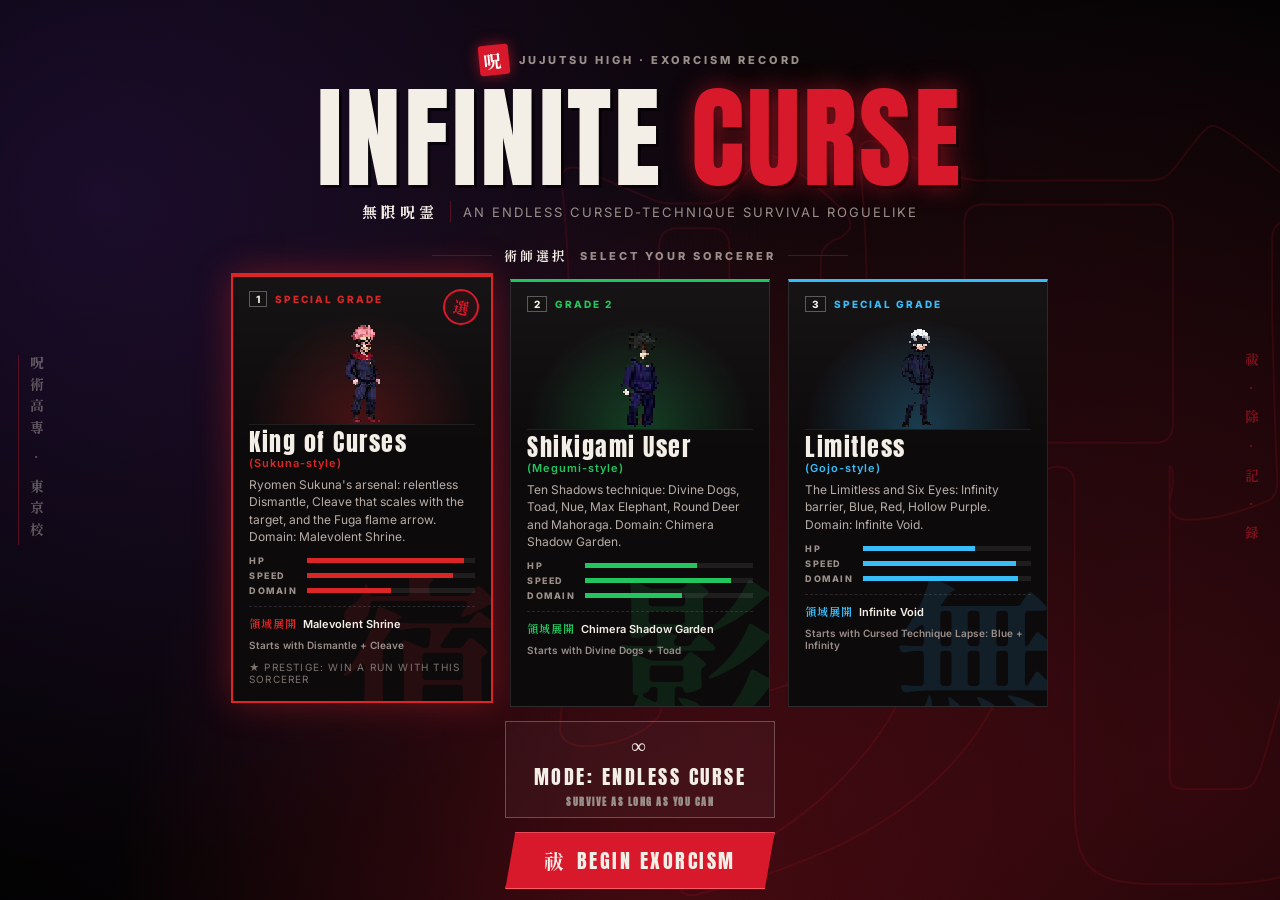
<file: index.html>
<!DOCTYPE html>
<html lang="en">
<head>
<meta charset="UTF-8" />
<meta name="viewport" content="width=device-width, initial-scale=1.0" />
<title>Infinite Curse</title>
<link rel="preconnect" href="https://fonts.googleapis.com" />
<link rel="preconnect" href="https://fonts.gstatic.com" crossorigin />
<link href="https://fonts.googleapis.com/css2?family=Anton&family=Shippori+Mincho+B1:wght@700;800&family=Inter:wght@400;600;800&display=swap" rel="stylesheet" />
<link rel="stylesheet" href="css/style.css" />
</head>
<body>
<div id="app">
  <canvas id="game"></canvas>

  <div id="hud" class="hidden">
    <div class="bar-row">
      <div class="lvl-badge" id="lvlBadge">Lv.1</div>
      <div class="bar hp-bar"><div class="bar-fill hp-fill" id="hpFill"></div><span class="bar-label" id="hpLabel">100/100</span></div>
    </div>
    <div class="bar-row">
      <div class="bar xp-bar"><div class="bar-fill xp-fill" id="xpFill"></div></div>
    </div>
    <div class="bar-row" id="energyRow">
      <div class="bar energy-bar"><div class="bar-fill energy-fill" id="energyFill"></div><span class="bar-label" id="energyLabel">DOMAIN</span></div>
    </div>
    <div class="stats-row">
      <span id="timer">00:00</span>
      <span id="killCount">Curses Exorcised: 0</span>
      <span id="dashLabel"></span>
    </div>
  </div>

  <div id="bossBar" class="hidden">
    <div class="boss-title"><span class="boss-grade">特級呪霊 · SPECIAL GRADE</span><span class="boss-name" id="bossName">JOGO</span></div>
    <div class="boss-hp"><div class="boss-hp-fill" id="bossFill"></div></div>
  </div>

  <div id="menu-overlay" class="overlay menu">
    <div class="menu-bg" id="menuBg"><span class="bg-kanji">呪</span></div>
    <div class="side-text left">呪術高専 · 東京校</div>
    <div class="side-text right">祓 · 除 · 記 · 録</div>
    <header class="menu-head">
      <div class="eyebrow"><span class="seal">呪</span>Jujutsu High · Exorcism Record</div>
      <h1 class="title"><span class="t-white">INFINITE</span><span class="t-red">CURSE</span></h1>
      <p class="subtitle"><span class="jp">無限呪霊</span>an endless cursed-technique survival roguelike</p>
    </header>
    <div class="section-label"><span>術師選択</span>Select your sorcerer</div>
    <div class="char-grid" id="charGrid"></div>
    <button class="btn mode-btn" id="modeBtn"></button>
    <button class="btn primary" id="startBtn"><span class="btn-kanji">祓</span>Begin Exorcism</button>
    <button class="btn" id="shopBtn"><span class="btn-kanji">呪</span>Shard Shop <span class="shop-have">◆ <b id="menuShards">0</b></span></button>
    <p class="hint"><kbd>WASD</kbd> move <i>·</i> <kbd>SPACE</kbd> Domain Expansion <i>·</i> <kbd>ESC</kbd> pause <i>·</i> <kbd>1</kbd><kbd>2</kbd><kbd>3</kbd> pick</p>
    <p class="best" id="menuBest"></p>
  </div>

  <div id="shop-overlay" class="overlay hidden">
    <div class="ov-kanji">呪</div>
    <h2 class="title small"><span class="t-white">CURSED</span> <span class="t-red">SHARDS</span></h2>
    <p class="subtitle"><span class="jp">永久強化</span>permanent upgrades · you have <b>◆ <span id="shopShards">0</span></b></p>
    <div class="card-grid shop-grid" id="shopGrid"></div>
    <button class="btn" id="shopBack">Back <kbd>ESC</kbd></button>
  </div>

  <div id="victory-overlay" class="overlay hidden">
    <div class="ov-kanji">祓</div>
    <h2 class="title small"><span class="t-white">ALL DISASTERS</span> <span class="t-red">EXORCISED</span></h2>
    <p class="subtitle"><span class="jp">勝利</span>the three Special Grades have fallen</p>
    <div class="go-buttons">
      <button class="btn primary" id="keepBtn"><span class="btn-kanji">続</span>Keep Fighting</button>
      <button class="btn" id="cashBtn">Collect Shards</button>
    </div>
  </div>

  <div id="prestige-overlay" class="hidden">
    <div class="st-bg" id="pvBg"></div>
    <div class="st-head"><span id="pvEyebrow"></span><h2 id="pvTitle"></h2></div>
    <div class="st-stage">
      <div class="st-frame" id="pvFrame"><img id="pvImg" alt="" /></div>
      <canvas id="pvArt" class="pv-art hidden" width="360" height="540"></canvas>
    </div>
    <div class="st-caption" id="pvCaption">
      <div class="st-name" id="pvName"></div>
      <p class="st-text" id="pvText"></p>
      <span class="st-next">&#9660;</span>
    </div>
    <div class="pv-reveal hidden" id="pvReveal">
      <ul id="pvPerks"></ul>
      <div class="go-buttons">
        <button class="btn primary" id="pvAccept"><span class="btn-kanji">覇</span>Evolve</button>
        <button class="btn" id="pvLater">Not yet</button>
      </div>
    </div>
    <canvas id="pvWalker" class="pv-walker hidden" width="960" height="84"></canvas>
    <div class="st-skip"><kbd>SPACE</kbd> next &nbsp; <kbd>ESC</kbd> skip</div>
  </div>

  <div id="levelup-overlay" class="overlay hidden">
    <div class="ov-kanji">覚醒</div>
    <h2 class="title small"><span class="t-white">CURSED TECHNIQUE</span> <span class="t-red">AWAKENING</span></h2>
    <p class="subtitle"><span class="jp">術式覚醒</span>choose one</p>
    <div class="card-grid" id="upgradeCards"></div>
  </div>

  <div id="pause-overlay" class="overlay hidden">
    <div class="ov-kanji">縛</div>
    <h2 class="title small"><span class="t-white">BINDING</span> <span class="t-red">VOW</span></h2>
    <p class="subtitle"><span class="jp">一時停止</span>the fight is paused</p>
    <p class="hint">Press <kbd>ESC</kbd> to resume</p>
  </div>

  <div id="gameover-overlay" class="overlay hidden">
    <div class="ov-kanji red" id="goKanji">死</div>
    <h2 class="title small" id="goTitle"><span class="t-white">CONSUMED</span> <span class="t-red">BY CURSE</span></h2>
    <p class="subtitle"><span class="jp">呪いに呑まれた</span>your exorcism record</p>
    <div id="goPanel" class="hidden">
      <img id="goPanelImg" alt="">
      <div class="panel-cap" id="goPanelCap"></div>
    </div>
    <div class="stats-final" id="finalStats"></div>
    <div class="go-buttons">
      <button class="btn primary" id="retryBtn"><span class="btn-kanji">再</span>Retry</button>
      <button class="btn" id="menuBtn">Main Menu</button>
    </div>
  </div>

  <div id="panel" class="hidden">
    <img id="panelImg" alt="">
    <div class="panel-cap" id="panelCap"></div>
  </div>

  <div id="bark" class="hidden">
    <div class="bark-face"><canvas id="barkFace" width="96" height="96"></canvas></div>
    <div class="bark-body">
      <div class="bark-name" id="barkName"></div>
      <div class="bark-text" id="barkText"></div>
    </div>
  </div>

  <div id="companion" class="hidden">
    <div class="bark-face"><canvas id="compFace" width="96" height="96"></canvas></div>
    <div class="bark-body">
      <div class="bark-name" id="compName"></div>
      <div class="bark-text" id="compText"></div>
    </div>
  </div>

  <div id="dialogue-overlay" class="hidden">
    <div class="dlg-dim"></div>
    <div class="dlg-slash"></div>
    <div class="dlg-portrait left" id="dlgLeft"><div class="dlg-frame"></div><canvas id="dlgPlayer" width="260" height="400"></canvas></div>
    <div class="dlg-portrait right" id="dlgRight"><div class="dlg-frame"></div><canvas id="dlgBoss" width="420" height="420"></canvas></div>
    <div class="dlg-wrap" id="dlgBox">
      <div class="dlg-box">
        <p class="dlg-text" id="dlgText"></p>
        <span class="dlg-next">&#9660;</span>
      </div>
      <div class="dlg-name" id="dlgName"></div>
    </div>
    <div class="dlg-skip"><kbd>SPACE</kbd> next &nbsp; <kbd>ESC</kbd> skip</div>
  </div>

  <div id="story-overlay" class="hidden">
    <div class="st-bg" id="stBg"></div>
    <div class="st-head"><span id="stEyebrow"></span><h2 id="stTitle"></h2></div>
    <div class="st-stage"><div class="st-frame" id="stFrame"><img id="stImg" alt="" /></div></div>
    <div class="st-caption" id="stCaption">
      <div class="st-name" id="stName"></div>
      <p class="st-text" id="stText"></p>
      <span class="st-next">&#9660;</span>
    </div>
    <div class="st-choice hidden" id="stChoice">
      <p class="st-prompt" id="stPrompt"></p>
      <div class="card-grid" id="stOptions"></div>
    </div>
    <div class="st-skip"><kbd>SPACE</kbd> next &nbsp; <kbd>ESC</kbd> skip to choice</div>
  </div>

  <div id="objective" class="hidden"><span class="ob-lv"></span><span class="ob-text"></span></div>

  <div id="banner" class="hidden"></div>
</div>
<!-- Add new characters here (see characters/README.md) -->
<script src="characters/registry.js"></script>
<script src="characters/itadori.js"></script>
<script src="characters/megumi.js"></script>
<script src="characters/gojo.js"></script>
<script src="characters/sukuna_heian_atlas.js"></script>
<script src="characters/sukuna_heian.js"></script>
<script src="js/meta.js"></script>
<script src="js/story.js"></script>
<script src="js/shibuya.js"></script>
<script src="js/companion.js"></script>
<script src="js/heian.js"></script>
<script src="js/prestige.js"></script>
<script src="js/enemies.js"></script>
<script src="js/dialogue.js"></script>
<script src="js/game.js"></script>
</body>
</html>
</file>
<file: css/style.css>
* { margin: 0; padding: 0; box-sizing: border-box; }

:root {
  --ink: #050405;
  --paper: #f3eee6;
  --muted: #9a8f8a;
  --blood: #d7192b;
  --blood-dk: #7a0c16;
  --curse: #7c3aed;
  --line: rgba(215,25,43,0.35);
  --display: 'Anton', 'Impact', 'Haettenschweiler', sans-serif;
  --jp: 'Shippori Mincho B1', 'Hiragino Mincho ProN', 'Yu Mincho', serif;
  --body: 'Inter', 'Segoe UI', 'Helvetica Neue', Arial, sans-serif;
}

html, body {
  width: 100%; height: 100%;
  overflow: hidden;
  background: var(--ink);
  font-family: var(--body);
  color: var(--paper);
  -webkit-font-smoothing: antialiased;
}

#app { position: relative; width: 100vw; height: 100vh; }

canvas#game { position: absolute; top: 0; left: 0; display: block; background: #060508; }

.hidden { display: none !important; }

/* ---------- HUD ---------- */
#hud {
  position: absolute; top: 14px; left: 14px; right: 14px;
  display: flex; flex-direction: column; gap: 5px;
  pointer-events: none;
  filter: drop-shadow(0 0 6px rgba(0,0,0,0.7));
}
.bar-row { display: flex; align-items: center; gap: 8px; }
.bar {
  position: relative; height: 16px; flex: 1;
  background: rgba(10,6,8,0.8);
  border: 1px solid rgba(255,255,255,0.12);
  border-left: 3px solid var(--blood);
  overflow: hidden;
  max-width: 420px;
  clip-path: polygon(0 0, 100% 0, calc(100% - 8px) 100%, 0 100%);
}
.xp-bar, .energy-bar { margin-left: 52px; max-width: 368px; }
.xp-bar { height: 7px; border-left-color: #fbbf24; }
.bar-fill { position: absolute; top: 0; left: 0; height: 100%; width: 0%; transition: width 0.15s linear; }
.hp-fill { background: linear-gradient(90deg, #5c0710, var(--blood) 70%, #ff4d5e); }
.xp-fill { background: linear-gradient(90deg, #b45309, #fbbf24); }
.energy-fill { background: linear-gradient(90deg, #1e1b4b, #4f46e5 60%, #a5b4fc); }
.energy-bar { border-left-color: #818cf8; }
.bar-label {
  position: absolute; inset: 0; display: flex; align-items: center; justify-content: center;
  font-size: 10px; font-weight: 800; letter-spacing: 1px; text-shadow: 0 1px 2px #000;
}
.energy-bar.ready { animation: pulse 1s infinite; }
@keyframes pulse { 0%,100% { filter: drop-shadow(0 0 2px #818cf8); } 50% { filter: brightness(1.4) drop-shadow(0 0 8px #c7d2fe); } }
.lvl-badge {
  width: 44px; text-align: center;
  background: var(--ink); border: 1px solid var(--blood);
  padding: 2px 0; font-family: var(--display); font-size: 14px; letter-spacing: 1px;
  box-shadow: 0 0 10px rgba(215,25,43,0.45);
}
.stats-row {
  display: flex; gap: 18px; font-size: 12px; color: #d6cfc9; margin-top: 2px; margin-left: 52px;
  font-weight: 600; letter-spacing: 0.5px; text-shadow: 0 1px 2px #000;
}
#timer { font-family: var(--display); font-size: 15px; letter-spacing: 1px; color: var(--paper); }

/* ---------- Boss bar ---------- */
#bossBar {
  position: absolute; bottom: 26px; left: 50%; transform: translateX(-50%);
  width: min(620px, calc(100vw - 32px)); pointer-events: none;
  filter: drop-shadow(0 0 10px rgba(0,0,0,0.9));
}
.boss-title { display: flex; justify-content: space-between; align-items: baseline; margin-bottom: 4px; }
.boss-grade { font-family: var(--jp); font-size: 12px; letter-spacing: 2px; color: #fca5a5; }
.boss-name { font-family: var(--display); font-size: 24px; letter-spacing: 3px; }
.boss-hp { height: 12px; background: rgba(10,6,8,0.85); border: 1px solid rgba(255,255,255,0.15); position: relative; overflow: hidden; }
.boss-hp-fill { position: absolute; inset: 0 auto 0 0; width: 100%; background: linear-gradient(90deg, var(--blood-dk), var(--blood), #ff7a85); transition: width 0.12s linear; }

/* ---------- Overlays ---------- */
.overlay {
  position: absolute; inset: 0;
  display: flex; flex-direction: column; align-items: center; justify-content: center;
  gap: 14px;
  background:
    radial-gradient(ellipse at 50% 120%, rgba(215,25,43,0.28), transparent 60%),
    radial-gradient(ellipse at 50% 40%, rgba(20,8,12,0.75), rgba(3,2,3,0.95));
  text-align: center;
  padding: 24px 16px;
  overflow-y: auto;
  overflow-x: hidden;
}
.ov-kanji {
  position: absolute !important; top: 50%; left: 50%; transform: translate(-50%, -50%);
  font-family: var(--jp); font-weight: 800; font-size: min(62vh, 44vw); line-height: 1;
  color: rgba(255,255,255,0.035); pointer-events: none; white-space: nowrap; user-select: none;
}
.ov-kanji.red { color: rgba(215,25,43,0.08); }
.overlay > * { position: relative; }

.title {
  font-family: var(--display);
  font-weight: 400;
  font-size: clamp(48px, 9vw, 112px);
  line-height: 0.95;
  letter-spacing: 3px;
  display: flex; gap: 0.25em; justify-content: center; flex-wrap: wrap;
}
.title.small { font-size: clamp(28px, 5vw, 52px); display: block; }
.t-white { color: var(--paper); text-shadow: 3px 3px 0 rgba(0,0,0,0.6); }
.t-red {
  color: var(--blood);
  text-shadow: 0 0 24px rgba(215,25,43,0.55), 3px 3px 0 #000;
}
.accent { color: var(--blood); }
.subtitle { color: var(--muted); font-size: 13px; letter-spacing: 2px; text-transform: uppercase; display: flex; gap: 12px; align-items: center; justify-content: center; flex-wrap: wrap; }
.subtitle .jp { font-family: var(--jp); font-weight: 800; color: var(--paper); letter-spacing: 4px; font-size: 15px; text-transform: none; border-right: 1px solid var(--line); padding-right: 12px; }
.hint { color: #8b817c; font-size: 12px; letter-spacing: 0.5px; }
.hint i { font-style: normal; color: var(--blood); margin: 0 4px; }
kbd {
  display: inline-block; font-family: var(--body); font-size: 10px; font-weight: 800;
  padding: 1px 6px; margin: 0 1px; border: 1px solid rgba(255,255,255,0.25); border-bottom-width: 2px;
  color: var(--paper); background: rgba(255,255,255,0.05);
}
.best { color: #fca5a5; font-size: 12px; letter-spacing: 1px; min-height: 1em; }

/* ---------- Main menu ---------- */
.menu { justify-content: flex-start; padding-top: max(28px, 5vh); }
.menu > .menu-head { margin-top: auto; }
.menu > .best { margin-bottom: auto; }
.menu-bg { position: absolute !important; inset: 0; overflow: hidden; pointer-events: none; }
.menu-bg::before {
  content: ''; position: absolute; inset: -20%;
  background:
    radial-gradient(circle at 20% 30%, rgba(124,58,237,0.16), transparent 40%),
    radial-gradient(circle at 80% 75%, rgba(215,25,43,0.22), transparent 45%);
  animation: drift 14s ease-in-out infinite alternate;
}
@keyframes drift { to { transform: translate(4%, -3%) scale(1.08); } }
.bg-kanji {
  position: absolute; right: -6vw; top: 50%; transform: translateY(-50%);
  font-family: var(--jp); font-weight: 800; font-size: 95vh; line-height: 1;
  color: transparent; -webkit-text-stroke: 2px rgba(215,25,43,0.13);
  user-select: none;
}
.ember {
  position: absolute; bottom: -20px; width: 6px; height: 6px; border-radius: 50%;
  background: #1a0508; box-shadow: 0 0 10px 4px rgba(124,20,40,0.55), 0 0 2px 1px rgba(255,80,100,0.6);
  animation: rise linear infinite;
  opacity: 0;
}
@keyframes rise {
  0% { transform: translate(0, 0) scale(1); opacity: 0; }
  10% { opacity: 0.9; }
  100% { transform: translate(var(--dx, 30px), -110vh) scale(0.3); opacity: 0; }
}
.side-text {
  position: absolute !important; top: 50%; transform: translateY(-50%);
  writing-mode: vertical-rl; font-family: var(--jp); font-weight: 800; font-size: 14px; letter-spacing: 8px;
  color: rgba(243,238,230,0.35); pointer-events: none;
}
.side-text.left { left: 18px; border-left: 1px solid var(--line); padding-left: 8px; }
.side-text.right { right: 18px; color: rgba(215,25,43,0.5); }
@media (max-width: 760px) { .side-text { display: none; } }

.menu-head { display: flex; flex-direction: column; align-items: center; gap: 10px; }
.eyebrow {
  display: flex; align-items: center; gap: 10px;
  font-size: 11px; font-weight: 800; letter-spacing: 3px; text-transform: uppercase; color: var(--muted);
}
.seal {
  display: inline-grid; place-items: center; width: 30px; height: 30px;
  background: var(--blood); color: #fff; font-family: var(--jp); font-weight: 800; font-size: 18px;
  border-radius: 3px; transform: rotate(-6deg); box-shadow: 0 0 14px rgba(215,25,43,0.6);
}
.section-label {
  display: flex; align-items: center; gap: 12px; margin-top: 10px;
  font-size: 11px; font-weight: 800; letter-spacing: 3px; text-transform: uppercase; color: var(--muted);
}
.section-label span { font-family: var(--jp); color: var(--paper); font-size: 13px; letter-spacing: 3px; white-space: nowrap; }
@media (max-width: 480px) { .section-label::before, .section-label::after { width: 20px; } }
.section-label::before, .section-label::after { content: ''; width: 60px; height: 1px; background: var(--line); }

/* ---------- Cards ---------- */
.char-grid, .card-grid {
  display: flex; gap: 18px; flex-wrap: wrap; justify-content: center; max-width: 960px; width: 100%;
}
.char-card, .up-card {
  --c: var(--blood);
  position: relative; overflow: hidden;
  width: 260px; max-width: 100%;
  background:
    linear-gradient(180deg, rgba(255,255,255,0.04), transparent 40%),
    #0d0a0c;
  border: 1px solid rgba(255,255,255,0.1);
  border-top: 3px solid var(--c);
  padding: 14px 16px 16px;
  cursor: pointer;
  text-align: left;
  transition: transform 0.15s ease, border-color 0.15s ease, box-shadow 0.15s ease;
}
.char-card:hover, .up-card:hover { transform: translateY(-5px); border-color: color-mix(in srgb, var(--c) 60%, transparent); box-shadow: 0 10px 30px rgba(0,0,0,0.6), 0 0 24px color-mix(in srgb, var(--c) 30%, transparent); }
.char-card.selected {
  border-color: var(--c);
  box-shadow: 0 0 0 1px var(--c), 0 0 34px color-mix(in srgb, var(--c) 40%, transparent);
  transform: translateY(-5px);
}
.char-card.selected::after {
  content: '選'; position: absolute; top: 12px; right: 12px;
  width: 32px; height: 32px; display: grid; place-items: center;
  border: 2px solid var(--blood); color: var(--blood); border-radius: 50%;
  font-family: var(--jp); font-weight: 800; font-size: 16px; transform: rotate(12deg);
  background: rgba(215,25,43,0.08);
}
.cc-kanji {
  position: absolute; right: -14px; bottom: -28px;
  font-family: var(--jp); font-weight: 800; font-size: 170px; line-height: 1;
  color: color-mix(in srgb, var(--c) 12%, transparent); pointer-events: none; user-select: none;
}
.card-key {
  display: inline-block; font-size: 10px; font-weight: 800;
  border: 1px solid rgba(255,255,255,0.3); padding: 1px 6px; color: var(--paper);
}
.cc-top { position: relative; display: flex; gap: 8px; align-items: center; }
.cc-grade { font-size: 10px; font-weight: 800; letter-spacing: 2px; text-transform: uppercase; color: var(--c); }
.cc-portrait {
  position: relative; height: 112px; margin: 6px 0 4px;
  display: flex; align-items: flex-end; justify-content: center;
  background: radial-gradient(ellipse at 50% 100%, color-mix(in srgb, var(--c) 28%, transparent), transparent 70%);
  border-bottom: 1px solid rgba(255,255,255,0.08);
}
.card-icon { display: block; image-rendering: pixelated; }
.card-name { position: relative; font-family: var(--display); font-size: 24px; letter-spacing: 1.5px; line-height: 1.1; color: var(--paper); }
.cc-sub { position: relative; font-size: 11px; letter-spacing: 1px; color: var(--c); font-weight: 600; margin-bottom: 6px; }
.card-desc { position: relative; font-size: 12px; color: #b8aea9; line-height: 1.45; }
.cc-stats { position: relative; display: grid; grid-template-columns: auto 1fr; gap: 4px 10px; align-items: center; margin-top: 10px; }
.cc-stats span { font-size: 9px; font-weight: 800; letter-spacing: 1.5px; color: var(--muted); }
.cc-stats .pip { height: 5px; background: rgba(255,255,255,0.08); position: relative; }
.cc-stats .pip i { position: absolute; inset: 0 auto 0 0; background: var(--c); }
.cc-domain {
  position: relative; margin-top: 10px; padding-top: 8px; border-top: 1px dashed rgba(255,255,255,0.12);
  font-size: 11px; color: var(--paper); font-weight: 600;
}
.cc-domain b { font-family: var(--jp); color: var(--c); font-weight: 800; margin-right: 6px; letter-spacing: 1px; }
.card-tag { position: relative; display: inline-block; margin-top: 8px; font-size: 10px; font-weight: 600; color: var(--muted); }

/* level-up talismans */
.up-card { width: 240px; padding-bottom: 18px; }
.up-card .cc-kanji { font-size: 140px; bottom: -22px; }
.up-card .card-name { font-size: 20px; margin: 10px 0 8px; }
.up-tag {
  position: relative; display: inline-block; font-size: 10px; font-weight: 800; letter-spacing: 1.5px;
  padding: 2px 8px; margin-left: 6px; background: color-mix(in srgb, var(--c) 18%, transparent); color: var(--c);
  border: 1px solid color-mix(in srgb, var(--c) 50%, transparent);
}
.up-card .card-key { vertical-align: middle; }

/* ---------- Buttons ---------- */
.btn {
  display: inline-flex; align-items: center; gap: 10px;
  background: rgba(255,255,255,0.03);
  border: 1px solid rgba(255,255,255,0.25);
  color: var(--paper);
  padding: 12px 28px;
  font-family: var(--display);
  font-size: 20px;
  letter-spacing: 2.5px;
  text-transform: uppercase;
  cursor: pointer;
  transition: background 0.15s ease, transform 0.1s ease, box-shadow 0.15s ease;
}
.btn:hover { background: rgba(255,255,255,0.08); transform: translateY(-2px); }
.btn.primary {
  background: var(--blood); border-color: #ff5a6a;
  clip-path: polygon(10px 0, 100% 0, calc(100% - 10px) 100%, 0 100%);
  padding: 12px 38px;
  box-shadow: 0 0 30px rgba(215,25,43,0.5);
}
.btn.primary:hover { background: #ef2236; }
.btn-kanji { font-family: var(--jp); font-weight: 800; font-size: 20px; }
.btn:focus-visible { outline: 2px solid var(--paper); outline-offset: 3px; }

/* ---------- Game over ---------- */
.stats-final { display: flex; gap: 0; flex-wrap: wrap; justify-content: center; }
.stats-final > div {
  min-width: 150px; padding: 10px 20px; font-size: 11px; font-weight: 800; letter-spacing: 2px; color: var(--muted); text-transform: uppercase;
  border-left: 1px solid var(--line);
}
.stats-final > div:first-child { border-left: none; }
.stats-final b { display: block; font-family: var(--display); font-weight: 400; font-size: 40px; letter-spacing: 1px; color: var(--paper); }
.go-buttons { display: flex; gap: 12px; flex-wrap: wrap; justify-content: center; }

/* ---------- In-game banter popup ---------- */
#bark {
  --c: var(--paper);
  position: absolute; left: 16px; bottom: 84px; z-index: 2;
  display: flex; align-items: flex-end; gap: 0;
  max-width: min(520px, calc(100vw - 32px));
  pointer-events: none;
  animation: barkIn 0.3s cubic-bezier(.2,1.4,.4,1) both;
  filter: drop-shadow(4px 4px 0 rgba(0,0,0,0.6));
}
@keyframes barkIn { from { transform: translateX(-110%) rotate(-4deg); opacity: 0; } }
.bark-face {
  flex: none; width: 96px; height: 96px; position: relative; z-index: 1;
  background: radial-gradient(circle at 50% 70%, color-mix(in srgb, var(--c) 45%, #000), #050405 75%);
  border: 3px solid var(--c);
  clip-path: polygon(8% 0, 100% 4%, 92% 100%, 0 94%);
  transform: rotate(-3deg);
}
.bark-face canvas { width: 100%; height: 100%; display: block; }
.bark-body {
  position: relative; margin-left: -8px; padding: 24px 22px 16px 24px; min-height: 74px;
  background: #000; color: #fff;
  clip-path: polygon(0 10%, 100% 0, 97% 100%, 3% 92%);
  outline: 2px solid #fff; outline-offset: -6px;
}
.bark-name {
  position: absolute; top: 4px; left: 18px;
  font-family: var(--display); font-size: 16px; letter-spacing: 1.5px; line-height: 1;
  padding: 3px 10px; background: #fff; color: #000; transform: rotate(-3deg);
}
#bark.boss .bark-name { background: var(--blood); color: #fff; }
.bark-text { font-size: 15px; font-weight: 600; line-height: 1.4; margin-top: 8px; }
@media (max-height: 520px) { #bark { bottom: 70px; } }

/* ---------- Boss conversation (Persona-style) ---------- */
#dialogue-overlay {
  --pc: #f3eee6; --bc: #d7192b;
  position: absolute; inset: 0; overflow: hidden; cursor: pointer; user-select: none;
}
.dlg-dim { position: absolute; inset: 0; background: rgba(0,0,0,0.55); animation: dlgFade 0.25s ease both; }
.dlg-slash {
  position: absolute; left: -10%; right: -10%; top: 18%; height: 46%;
  background:
    repeating-linear-gradient(-62deg, transparent 0 22px, rgba(0,0,0,0.18) 22px 26px),
    var(--blood);
  transform: skewY(-9deg);
  box-shadow: 0 0 0 6px #000, 0 0 0 9px var(--paper);
  animation: dlgSlash 0.35s cubic-bezier(.2,1.4,.4,1) both;
}
@keyframes dlgFade { from { opacity: 0; } }
@keyframes dlgSlash { from { transform: skewY(-9deg) scaleX(0); } }

.dlg-portrait {
  position: absolute; bottom: 150px; display: grid; place-items: end center;
  transition: filter 0.2s ease, transform 0.25s cubic-bezier(.2,1.4,.4,1);
}
.dlg-portrait canvas { position: relative; image-rendering: pixelated; display: block; filter: drop-shadow(6px 6px 0 #000); }
.dlg-portrait.left { left: max(4vw, 12px); animation: dlgInL 0.4s cubic-bezier(.2,1.3,.4,1) both; }
.dlg-portrait.right { right: max(4vw, 12px); animation: dlgInR 0.4s 0.08s cubic-bezier(.2,1.3,.4,1) both; }
.dlg-portrait.left canvas { height: min(380px, 52vh, 92vw); width: auto; }
.dlg-portrait.left.bust canvas { height: min(420px, 56vh, 46vw); }
.dlg-portrait.left.bust canvas { filter: drop-shadow(8px 8px 0 #000); }
.dlg-portrait.right canvas { height: min(420px, 56vh, 46vw); width: auto; }
.dlg-frame {
  position: absolute; inset: 12% 0 0 0;
  clip-path: polygon(14% 0, 100% 6%, 88% 100%, 0 92%);
}
.left .dlg-frame { background: #000; box-shadow: inset 0 0 0 4px var(--pc); }
.right .dlg-frame { background: #000; }
.left .dlg-frame::after, .right .dlg-frame::after {
  content: ''; position: absolute; inset: 6px;
  clip-path: polygon(14% 0, 100% 6%, 88% 100%, 0 92%);
}
.left .dlg-frame::after { background: radial-gradient(circle at 50% 70%, color-mix(in srgb, var(--pc) 55%, #000), #0a0a0a 75%); }
.right .dlg-frame::after { background: radial-gradient(circle at 50% 60%, color-mix(in srgb, var(--bc) 55%, #000), #0a0a0a 75%); }
@keyframes dlgInL { from { transform: translateX(-120%) rotate(-8deg); } }
@keyframes dlgInR { from { transform: translateX(120%) rotate(8deg); } }
#dialogue-overlay.p-speaks .right, #dialogue-overlay.b-speaks .left { filter: brightness(0.35) saturate(0.4); transform: scale(0.92); }
#dialogue-overlay.p-speaks .left, #dialogue-overlay.b-speaks .right { transform: scale(1.04) rotate(-1deg); }

.dlg-wrap {
  position: absolute; left: 50%; bottom: 26px; width: min(760px, calc(100vw - 32px));
  transform: translateX(-50%) rotate(-1.5deg);
  animation: dlgSlam 0.22s cubic-bezier(.2,1.6,.4,1) both;
}
.dlg-box {
  position: relative;
  background: #000; color: #fff;
  padding: 30px 34px 26px;
  clip-path: polygon(0 8%, 100% 0, 98% 100%, 2% 94%);
  outline: 4px solid #fff; outline-offset: -10px;
  min-height: 118px;
}
@keyframes dlgSlam { from { transform: translateX(-50%) rotate(-4deg) scale(0.9); opacity: 0.4; } }
.dlg-name {
  position: absolute; top: -14px; left: 34px;
  font-family: var(--display); font-size: 26px; letter-spacing: 2px; line-height: 1;
  padding: 6px 18px 6px 14px;
  background: #fff; color: #000;
  transform: rotate(-6deg) translateY(-6px);
  clip-path: polygon(0 0, 100% 10%, 92% 100%, 4% 88%);
}
.p-speaks .dlg-name { box-shadow: inset 6px 0 0 var(--pc); }
.b-speaks .dlg-name { background: var(--blood); color: #fff; left: auto; right: 34px; transform: rotate(5deg) translateY(-6px); }
.dlg-text {
  margin-top: 14px; font-size: clamp(15px, 2.2vw, 19px); font-weight: 600; line-height: 1.45; letter-spacing: 0.2px;
  min-height: 2.9em;
}
.dlg-next {
  position: absolute; right: 30px; bottom: 16px; color: var(--blood); font-size: 16px;
  animation: dlgBob 0.7s ease-in-out infinite alternate;
}
@keyframes dlgBob { to { transform: translateY(4px); } }
.dlg-skip {
  position: absolute; top: 16px; right: 16px; font-size: 11px; font-weight: 800; letter-spacing: 1px; color: #fff;
  text-shadow: 0 1px 2px #000;
}
@media (max-width: 600px) {
  .dlg-portrait { bottom: 190px; }
  .dlg-portrait.left canvas { height: min(300px, 38vh); }
  .dlg-portrait.left.bust canvas, .dlg-portrait.right canvas { height: 46vw; }
  .dlg-name { font-size: 20px; }
  .dlg-box { padding: 28px 22px 22px; }
}

/* ---------- Banner (boss arrival) ---------- */
#banner {
  position: absolute; top: 26%; left: 50%; transform: translate(-50%,-50%);
  width: 100%; text-align: center; pointer-events: none;
  animation: bannerIn 2.8s ease forwards;
}
#banner .b-jp { display: block; font-family: var(--jp); font-weight: 800; font-size: 18px; letter-spacing: 8px; color: #fca5a5; }
#banner .b-name { display: block; font-family: var(--display); font-size: clamp(44px, 8vw, 90px); letter-spacing: 6px; color: var(--paper); text-shadow: 0 0 30px rgba(215,25,43,0.8), 4px 4px 0 #000; }
#banner .b-sub { display: block; font-size: 12px; font-weight: 800; letter-spacing: 4px; color: var(--muted); text-transform: uppercase; }
@keyframes bannerIn {
  0% { opacity: 0; letter-spacing: 30px; }
  12% { opacity: 1; letter-spacing: normal; }
  80% { opacity: 1; }
  100% { opacity: 0; }
}

@media (prefers-reduced-motion: reduce) {
  .ember, .menu-bg::before { animation: none; }
}

/* technique art on upgrade cards */
.up-card .card-fx { display: block; width: 120px; height: 80px; margin: 6px 0 0; position: relative; filter: drop-shadow(0 0 10px var(--c)); }

/* ---------- Shard shop ---------- */
.shop-have { font-family: var(--body, inherit); font-size: 14px; letter-spacing: 1px; color: #fca5a5; }
.shop-card { cursor: pointer; }
.shop-card.poor { opacity: 0.55; }
.shop-card.maxed { opacity: 0.8; cursor: default; border-color: #4ade80; }
.shop-cost { margin-top: 10px; font-family: var(--display); font-size: 22px; letter-spacing: 2px; color: #fca5a5; }
.shop-card.maxed .shop-cost { color: #4ade80; }
.shop-grid { max-width: 1000px; flex-wrap: wrap; }
.shards-earned { margin-top: 6px; font-size: 18px; font-weight: 800; letter-spacing: 2px; color: #fca5a5; }
#shop-overlay, #victory-overlay { background: radial-gradient(ellipse at 50% 120%, rgba(215,25,43,0.28), transparent 60%), #060306; z-index: 5; }

/* ---------- Manga-panel cut-ins ---------- */
#panel {
  --tilt: -3deg;
  position: absolute; right: 24px; top: 96px; z-index: 3;
  max-width: min(34vw, 340px);
  background: #000; border: 4px solid #fff; padding: 0;
  transform: rotate(var(--tilt));
  box-shadow: 8px 8px 0 rgba(0,0,0,0.65);
  pointer-events: none;
  animation: panelSlam 0.4s cubic-bezier(.2,1.5,.4,1) both;
}
@keyframes panelSlam {
  from { transform: translateX(120%) rotate(calc(var(--tilt) + 10deg)) scale(1.15); opacity: 0; }
}
#panel img { display: block; width: 100%; max-height: 46vh; object-fit: cover; object-position: top; }
.panel-cap {
  padding: 8px 12px 9px; background: #000; color: #fff;
  font-family: var(--display); font-size: 15px; letter-spacing: 1px; line-height: 1.25;
  border-top: 3px solid var(--blood);
}
#goPanel {
  position: absolute; right: 2%; top: 50%; width: min(17vw, 240px);
  transform: translateY(-50%) rotate(4deg);
  background: #000; border: 4px solid #fff; box-shadow: 8px 8px 0 rgba(0,0,0,0.65);
  pointer-events: none;
}
#goPanel img { display: block; width: 100%; max-height: 62vh; object-fit: cover; object-position: top; }
@media (max-width: 1200px) { #goPanel { display: none; } }
@media (max-width: 900px) { #panel { max-width: 40vw; } }

/* ---------- Story prologue ---------- */
#story-overlay { position: absolute; inset: 0; z-index: 8; display: flex; flex-direction: column; align-items: center; background: #050305; overflow: hidden; }
#story-overlay.hidden { display: none; }
.st-bg { position: absolute; inset: -30px; background-size: cover; background-position: center; filter: blur(22px) brightness(0.28) grayscale(1) contrast(1.2); transition: background-image 0.2s; }
.st-head { position: relative; text-align: center; padding: 18px 16px 6px; }
#stEyebrow { display: block; font-size: 11px; font-weight: 800; letter-spacing: 3px; text-transform: uppercase; color: #fca5a5; }
#stTitle { margin: 4px 0 0; font-family: var(--display); font-weight: 400; font-size: clamp(26px, 5vw, 44px); letter-spacing: 3px; text-transform: uppercase; color: var(--paper); }
.st-stage { position: relative; flex: 1; min-height: 0; width: 100%; display: flex; align-items: center; justify-content: center; padding: 8px 16px; }
.st-frame { max-height: 100%; max-width: min(92vw, 900px); background: #fff; padding: 8px; box-shadow: 10px 10px 0 #000, 0 0 60px rgba(0,0,0,0.8); transform: rotate(-0.8deg); animation: stSlam 0.32s cubic-bezier(.2,1.3,.4,1) both; display: flex; }
.st-frame img { display: block; max-width: 100%; max-height: calc(100vh - 330px); min-height: 160px; object-fit: contain; background: #000; }
@keyframes stSlam { from { opacity: 0; transform: rotate(-3deg) scale(1.12); } to { opacity: 1; transform: rotate(-0.8deg) scale(1); } }
.st-caption { position: relative; width: min(900px, 94vw); margin: 4px 0 52px; padding: 30px 28px 22px; background: rgba(8,6,9,0.94); border: 2px solid var(--paper); box-shadow: 8px 8px 0 #000; animation: stSlam 0.28s ease both; cursor: pointer; }
.st-caption.hidden { display: none; }
.st-name { position: absolute; top: -16px; left: 24px; padding: 3px 18px; background: var(--paper); color: #000; font-family: var(--display); font-size: 22px; letter-spacing: 2px; box-shadow: inset 6px 0 0 var(--sc, #fff); padding-left: 24px; transform: rotate(-2deg); }
.st-text { margin: 0; min-height: 3.2em; font-size: clamp(16px, 2.4vw, 22px); line-height: 1.5; font-weight: 600; text-align: left; }
.st-next { position: absolute; right: 18px; bottom: 10px; color: var(--sc, #fff); animation: stBlink 0.9s infinite; }
@keyframes stBlink { 50% { opacity: 0.2; } }
.st-skip { position: absolute; bottom: 14px; right: 18px; font-size: 11px; letter-spacing: 1.5px; color: var(--muted); text-transform: uppercase; }
.st-choice { position: absolute; left: 0; right: 0; bottom: 0; padding: 20px 16px 28px; display: flex; flex-direction: column; align-items: center; gap: 12px; background: linear-gradient(to top, #050305 55%, rgba(5,3,5,0.0)); }
.st-choice.hidden { display: none; }
.st-prompt { margin: 0; font-family: var(--display); font-size: clamp(20px, 3vw, 30px); letter-spacing: 2px; text-transform: uppercase; color: var(--paper); }
.omen-card { cursor: pointer; }
.omen-name { margin: 2px 0 6px; font-size: 12px; font-weight: 800; letter-spacing: 2px; text-transform: uppercase; color: #fca5a5; }
.omen-up { color: #86efac; font-size: 13px; font-weight: 600; }
.omen-down { color: #fca5a5; font-size: 13px; font-weight: 600; }
@media (max-width: 700px) { .st-frame img { max-height: 34vh; } .st-caption { margin-bottom: 40px; padding: 26px 18px 18px; } }
.st-stage { transition: opacity 0.25s, filter 0.25s; }
#story-overlay.choosing .st-stage { opacity: 0.22; filter: blur(3px); }
#story-overlay.choosing .st-choice { top: 90px; justify-content: center; background: none; }
.st-choice .card-grid { gap: 18px; }

/* ---------- Prologue companion (top-left, under the HUD) ---------- */
#companion {
  --c: var(--paper);
  position: absolute; left: 16px; top: 112px; z-index: 2;
  display: flex; align-items: flex-end; gap: 0;
  max-width: min(460px, calc(100vw - 32px));
  pointer-events: none;
  animation: barkIn 0.3s cubic-bezier(.2,1.4,.4,1) both;
  filter: drop-shadow(4px 4px 0 rgba(0,0,0,0.6));
}
#companion .bark-name { background: var(--c); color: #000; }

/* ---------- Prestige ---------- */
.char-card.prestige { box-shadow: 0 0 0 2px #fbbf24, 0 0 34px rgba(251,191,36,0.35); }
.char-card.prestige .cc-grade { color: #fbbf24; }
.cc-prestige { margin-top: 8px; position: relative; z-index: 2; }
.pr-btn { width: 100%; padding: 7px 10px; font: 800 11px/1 var(--body); letter-spacing: 1.5px; text-transform: uppercase; cursor: pointer; background: rgba(0,0,0,0.5); color: var(--muted); border: 1px solid rgba(255,255,255,0.2); }
.pr-btn.ready { color: #000; background: #fbbf24; border-color: #fde68a; box-shadow: 0 0 18px rgba(251,191,36,0.5); }
.pr-btn.poor { opacity: 0.6; cursor: default; }
.pr-btn.on { color: #fbbf24; border-color: #fbbf24; }
.pr-lock { display: block; font-size: 10px; letter-spacing: 1.2px; text-transform: uppercase; color: var(--muted); opacity: 0.8; }
#dashLabel { margin-left: auto; font-size: 11px; font-weight: 800; letter-spacing: 1.2px; text-transform: uppercase; color: var(--muted); }
#dashLabel.ready { color: #fbbf24; }
#prestige-overlay { position: absolute; inset: 0; z-index: 9; display: flex; flex-direction: column; align-items: center; background: #050305; overflow: hidden; }
#prestige-overlay.hidden { display: none; }
#prestige-overlay .st-frame img { max-height: calc(100vh - 340px); }
.pv-art { position: relative; height: min(44vh, 540px); width: auto; margin-top: 8px; }
.pv-art.hidden, .pv-walker.hidden, .pv-reveal.hidden { display: none; }
.pv-reveal { position: relative; width: min(640px, 92vw); margin-bottom: 18px; text-align: left; }
.pv-reveal ul { list-style: none; margin: 0 0 14px; padding: 0; font-size: 14px; font-weight: 600; line-height: 1.7; }
.pv-reveal li::before { content: '◆ '; color: #fbbf24; }
.pv-reveal .pv-cost { color: #fbbf24; font-weight: 800; }
.pv-reveal .pv-cost::before { content: ''; }
.pv-reveal .pv-cost span { color: var(--muted); font-weight: 600; }
.pv-walker { position: relative; width: min(960px, 100vw); height: 84px; image-rendering: pixelated; margin-bottom: 34px; }
#prestige-overlay .st-name { box-shadow: inset 6px 0 0 var(--sc, #fff); }
#pvEyebrow { display: block; font-size: 11px; font-weight: 800; letter-spacing: 3px; text-transform: uppercase; color: #fbbf24; }
#pvTitle { margin: 4px 0 0; font-family: var(--display); font-weight: 400; font-size: clamp(26px, 5vw, 44px); letter-spacing: 3px; text-transform: uppercase; color: var(--paper); }

/* ---------- Shibuya mode ---------- */
.mode-btn { flex-direction: column; gap: 2px; padding-top: 8px; padding-bottom: 8px; }
.mode-btn small { display: block; font-size: 10px; letter-spacing: 1.5px; color: var(--muted); text-transform: uppercase; font-weight: 600; }
#objective {
  position: absolute; bottom: 18px; left: 50%; transform: translateX(-50%);
  display: flex; flex-direction: column; align-items: center; gap: 2px; pointer-events: none;
  padding: 7px 18px 8px; background: rgba(8,6,10,0.72); border: 1px solid rgba(253,224,71,0.35);
  border-top: 3px solid #fde047; max-width: min(90vw, 560px); text-align: center;
}
#objective .ob-lv { font-size: 10px; font-weight: 800; letter-spacing: 3px; color: #fde047; text-transform: uppercase; }
#objective .ob-text { font-size: 13px; font-weight: 600; letter-spacing: 0.5px; color: var(--paper); }
#objective.sealed { border-color: rgba(239,68,68,0.5); border-top-color: #ef4444; }
#objective.sealed .ob-lv { color: #fca5a5; }
</file>
